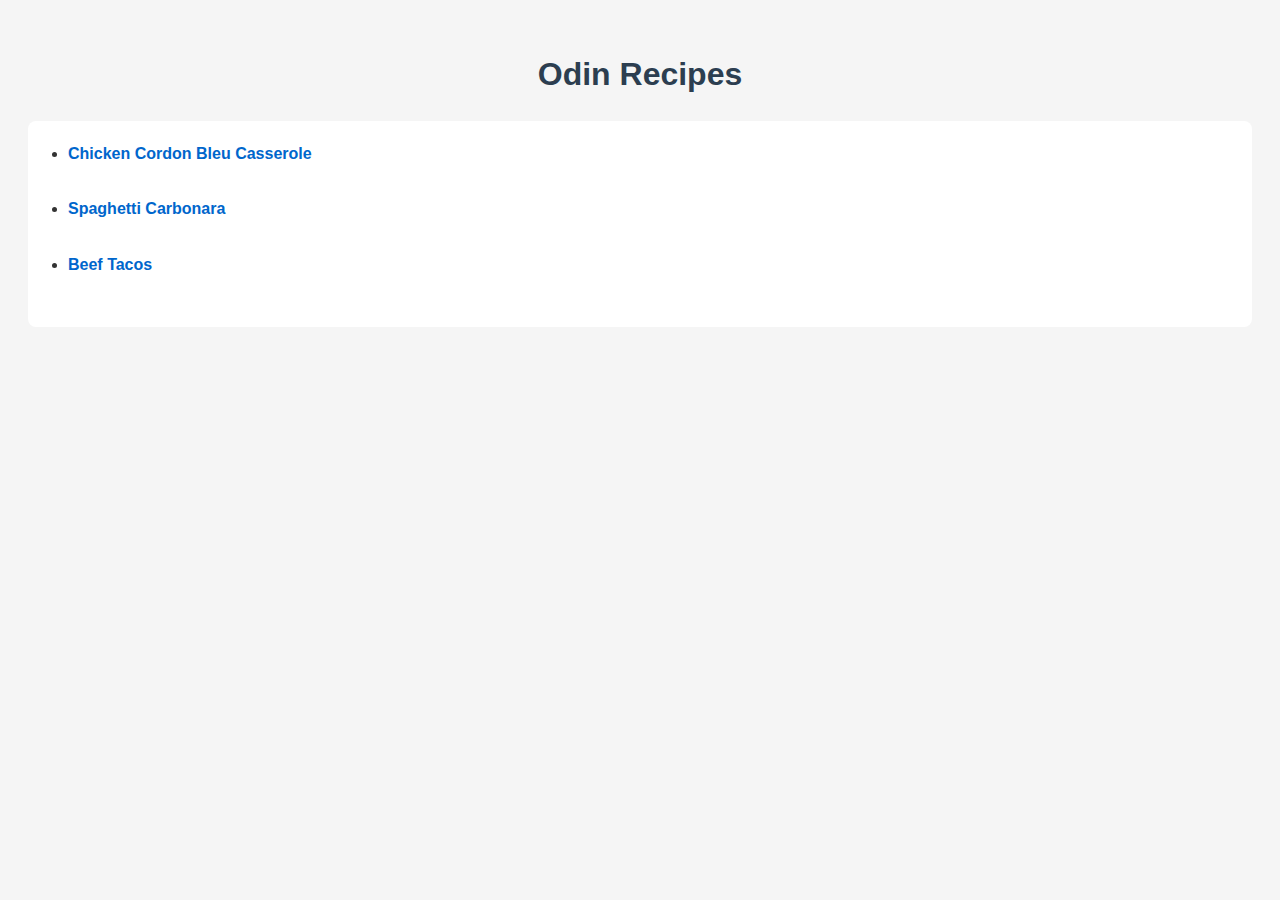
<file: index.html>
<!DOCTYPE html>
<html lang="en">
<head>
    <meta charset="UTF-8">
    <meta name="viewport" content="width=device-width, initial-scale=1.0">
    <title>OdinRecipes</title>
    <link rel="stylesheet" href="style.css">
</head>
<body>
    <h1>Odin Recipes</h1>
    <ul>
        <li><a href="./recipes/chicken.html">Chicken Cordon Bleu Casserole</a></li>
        <li><a href="./recipes/spaghetti.html"> Spaghetti Carbonara</a></li>
        <li><a href="./recipes/BeefTacos.html"> Beef Tacos</a></li>
    </ul>
    
</body>
</html>
</file>
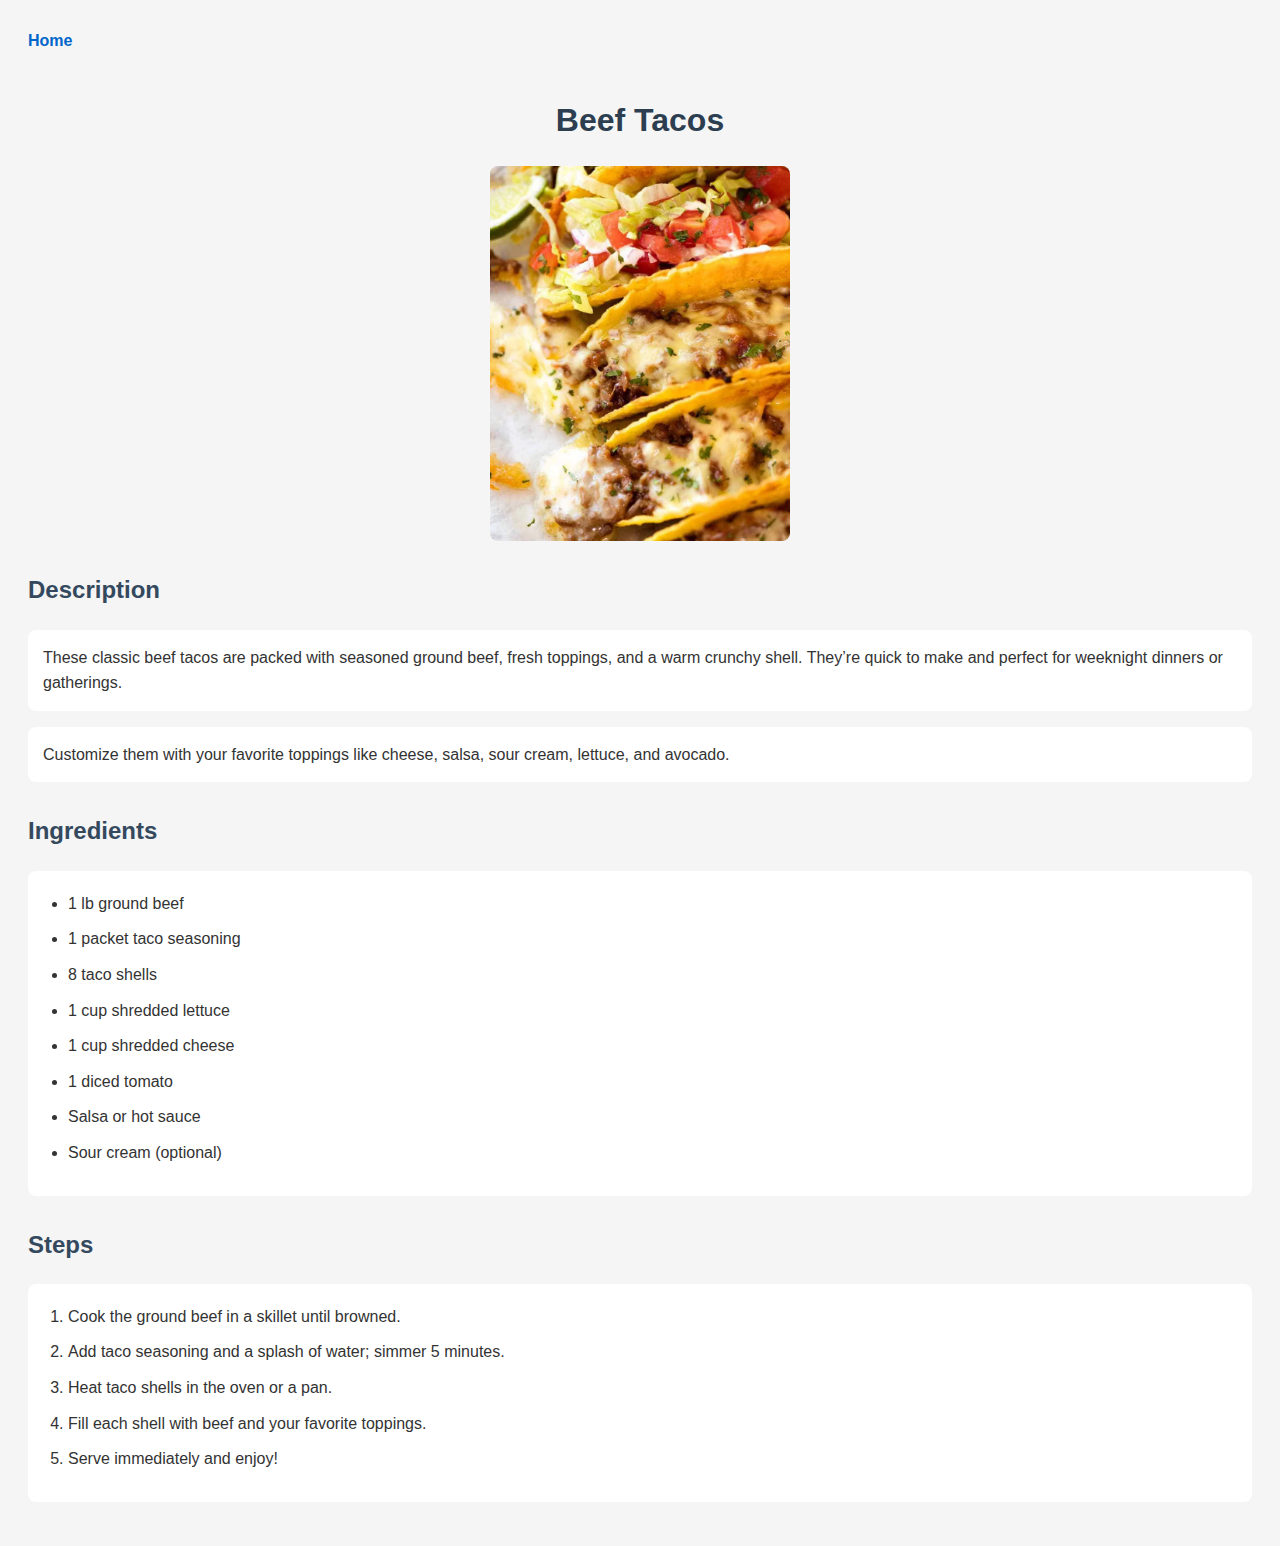
<file: recipes/BeefTacos.html>
<!DOCTYPE html>
<html lang="en">
<head>
    <meta charset="UTF-8">
    <meta name="viewport" content="width=device-width, initial-scale=1.0">
    <title>Beef Tacos</title>
    <link rel="stylesheet" href="../style.css">
</head>
<body>
    <a href="../index.html">Home</a>
    <h1>Beef Tacos</h1>
    <img src="../images/Beef-tacos.jpg" alt="Beef-tacos" width="300">
    <h2>Description</h2>
    <p>
        These classic beef tacos are packed with seasoned ground beef,
        fresh toppings, and a warm crunchy shell. They’re quick to make
        and perfect for weeknight dinners or gatherings.
    </p>
    <p>
        Customize them with your favorite toppings like cheese, salsa,
        sour cream, lettuce, and avocado.
    </p>

    <h2>Ingredients</h2>
    <ul>
        <li>1 lb ground beef</li>
        <li>1 packet taco seasoning</li>
        <li>8 taco shells</li>
        <li>1 cup shredded lettuce</li>
        <li>1 cup shredded cheese</li>
        <li>1 diced tomato</li>
        <li>Salsa or hot sauce</li>
        <li>Sour cream (optional)</li>
    </ul>

    <h2>Steps</h2>
    <ol>
        <li>Cook the ground beef in a skillet until browned.</li>
        <li>Add taco seasoning and a splash of water; simmer 5 minutes.</li>
        <li>Heat taco shells in the oven or a pan.</li>
        <li>Fill each shell with beef and your favorite toppings.</li>
        <li>Serve immediately and enjoy!</li>
    </ol>
</body>
</html>
</file>
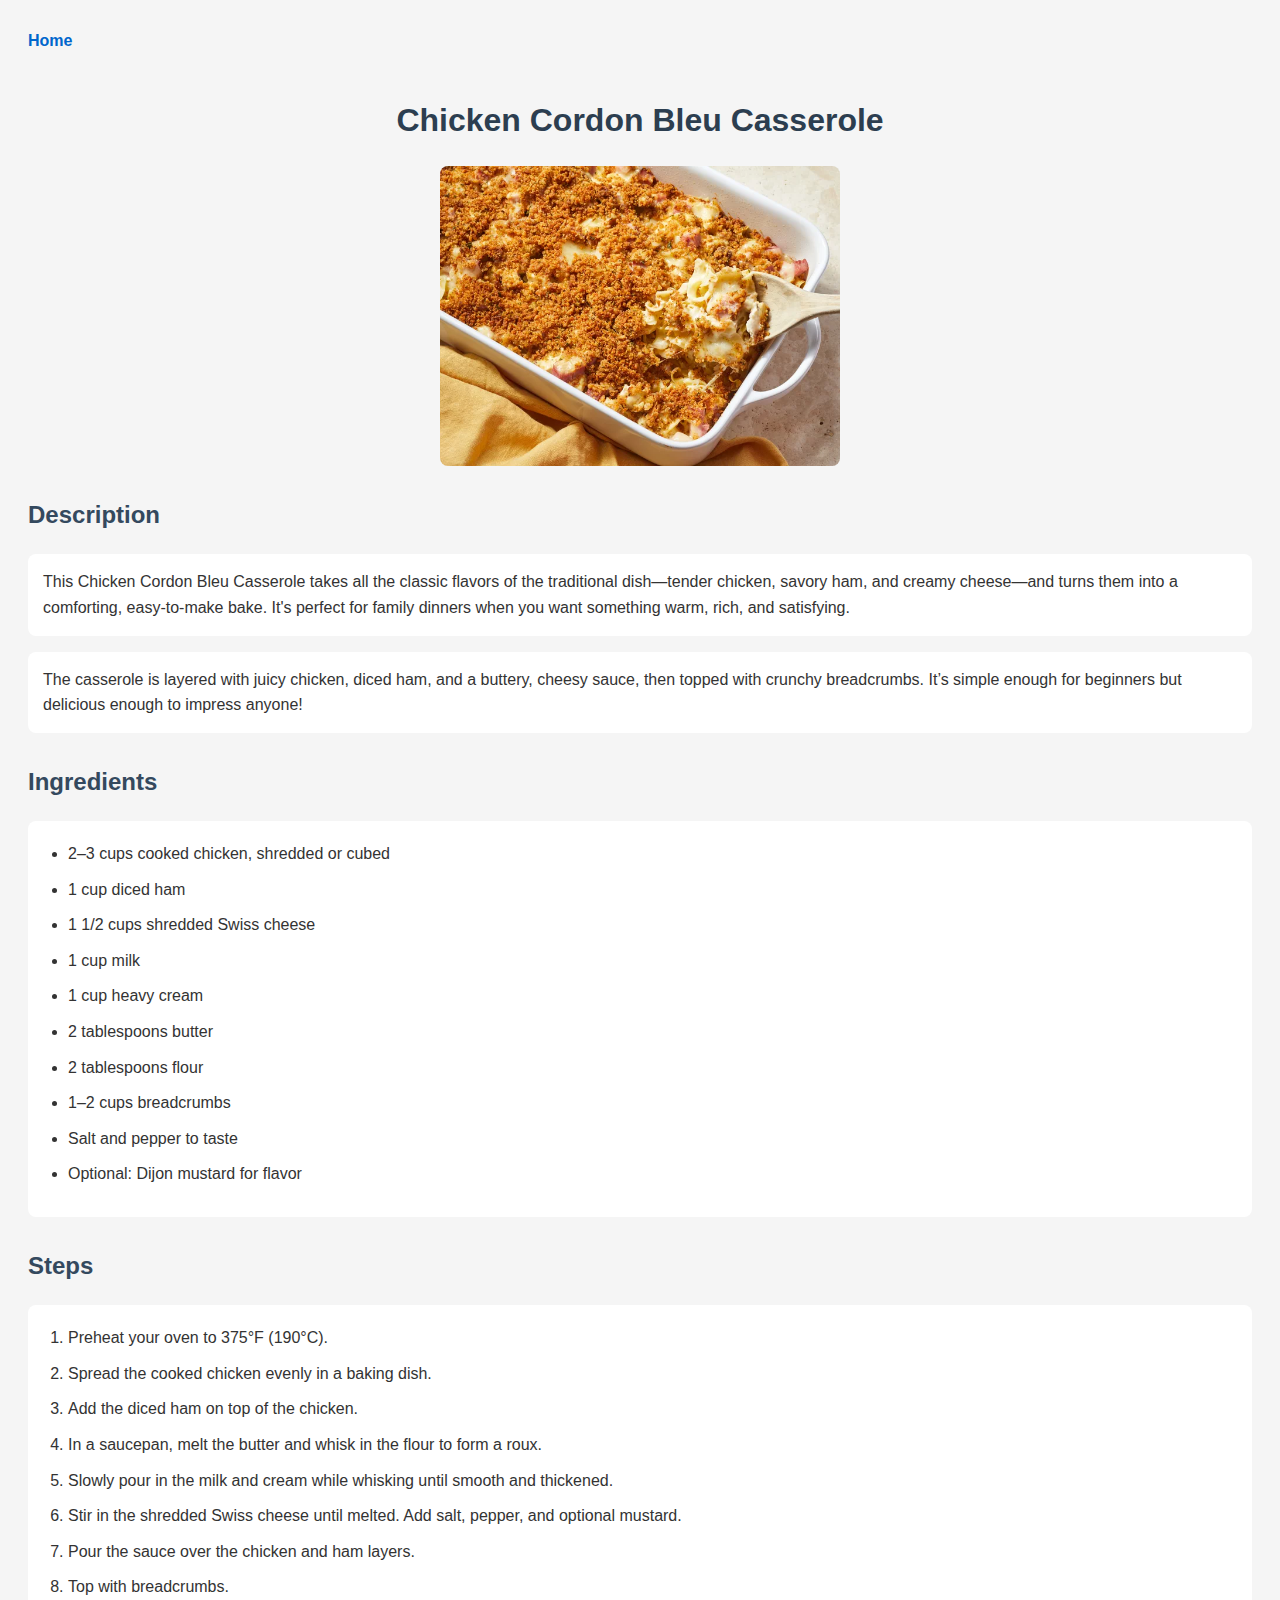
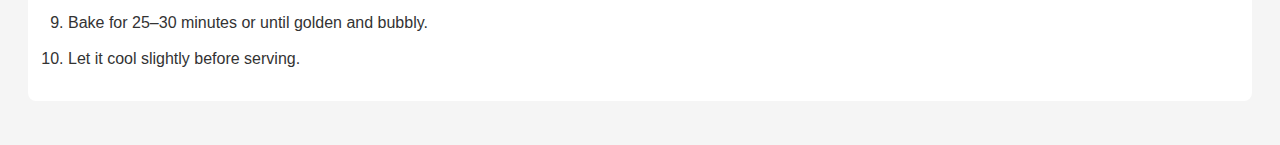
<file: recipes/chicken.html>
<!DOCTYPE html>
<html lang="en">
<head>
    <meta charset="UTF-8">
    <meta name="viewport" content="width=device-width, initial-scale=1.0">
    <title>Chicken Cordon Bleu Casserole</title>
    <link rel="stylesheet" href="../style.css">
</head>
<body>
    <a href="../index.html">Home</a>

    <h1>Chicken Cordon Bleu Casserole</h1>
    <img src="../images/chicken.jpg.webp" alt="delicious Chicken Cordon Bleu Casserole" width="400">
    <h2>Description</h2>
    <p>
        This Chicken Cordon Bleu Casserole takes all the classic flavors of the 
        traditional dish—tender chicken, savory ham, and creamy cheese—and turns 
        them into a comforting, easy-to-make bake. It's perfect for family dinners 
        when you want something warm, rich, and satisfying.
    </p>
    <p>
        The casserole is layered with juicy chicken, diced ham, and a buttery, cheesy 
        sauce, then topped with crunchy breadcrumbs. It’s simple enough for beginners 
        but delicious enough to impress anyone!
    </p>
    <h2>Ingredients</h2>
    <ul>
        <li>2–3 cups cooked chicken, shredded or cubed</li>
        <li>1 cup diced ham</li>
        <li>1 1/2 cups shredded Swiss cheese</li>
        <li>1 cup milk</li>
        <li>1 cup heavy cream</li>
        <li>2 tablespoons butter</li>
        <li>2 tablespoons flour</li>
        <li>1–2 cups breadcrumbs</li>
        <li>Salt and pepper to taste</li>
        <li>Optional: Dijon mustard for flavor</li>
    </ul>
    <h2>Steps</h2>
    <ol>
        <li>Preheat your oven to 375°F (190°C).</li>
        <li>Spread the cooked chicken evenly in a baking dish.</li>
        <li>Add the diced ham on top of the chicken.</li>
        <li>In a saucepan, melt the butter and whisk in the flour to form a roux.</li>
        <li>Slowly pour in the milk and cream while whisking until smooth and thickened.</li>
        <li>Stir in the shredded Swiss cheese until melted. Add salt, pepper, and optional mustard.</li>
        <li>Pour the sauce over the chicken and ham layers.</li>
        <li>Top with breadcrumbs.</li>
        <li>Bake for 25–30 minutes or until golden and bubbly.</li>
        <li>Let it cool slightly before serving.</li>
    </ol>
</body>
</html>
</file>
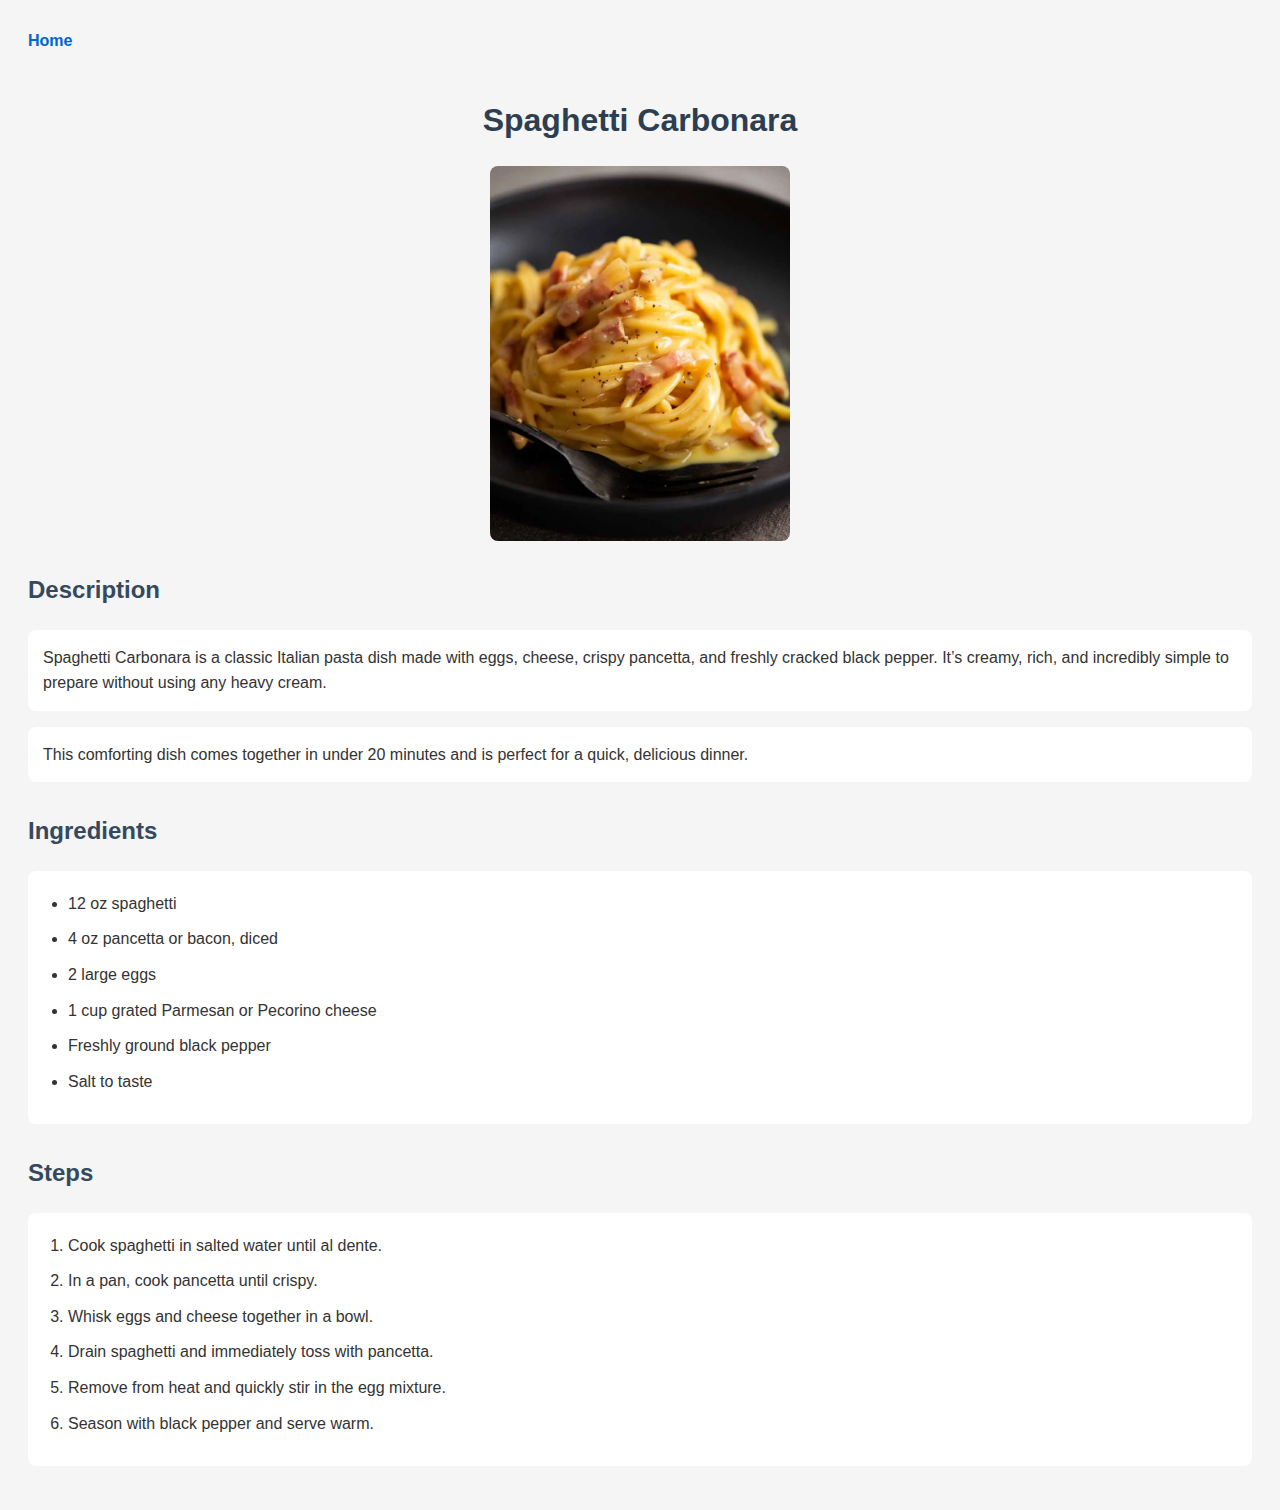
<file: recipes/spaghetti.html>
<!DOCTYPE html>
<html lang="en">
<head>
    <meta charset="UTF-8">
    <meta name="viewport" content="width=device-width, initial-scale=1.0">
    <title>Spaghetti Carbonara</title>
    <link rel="stylesheet" href="../style.css">
</head>
<body>
    <a href="../index.html">Home</a>
    <h1>Spaghetti Carbonara</h1>
    <img src="../images/Carbonara.jpg" alt="Spaghetti Carbonara" width="300">
    <h2>Description</h2>
    <p>
        Spaghetti Carbonara is a classic Italian pasta dish made with eggs,
        cheese, crispy pancetta, and freshly cracked black pepper. It’s creamy,
        rich, and incredibly simple to prepare without using any heavy cream.
    </p>
    <p>
        This comforting dish comes together in under 20 minutes and is perfect
        for a quick, delicious dinner.
    </p>

    <h2>Ingredients</h2>
    <ul>
        <li>12 oz spaghetti</li>
        <li>4 oz pancetta or bacon, diced</li>
        <li>2 large eggs</li>
        <li>1 cup grated Parmesan or Pecorino cheese</li>
        <li>Freshly ground black pepper</li>
        <li>Salt to taste</li>
    </ul>

    <h2>Steps</h2>
    <ol>
        <li>Cook spaghetti in salted water until al dente.</li>
        <li>In a pan, cook pancetta until crispy.</li>
        <li>Whisk eggs and cheese together in a bowl.</li>
        <li>Drain spaghetti and immediately toss with pancetta.</li>
        <li>Remove from heat and quickly stir in the egg mixture.</li>
        <li>Season with black pepper and serve warm.</li>
    </ol>
</body>
</html>
</file>
<file: style.css>
body {
    font-family: Arial, Helvetica, sans-serif;
    background-color: #f5f5f5;
    color: #333;
    line-height: 1.6;
    padding: 20px;
}
h1 {
    color: #2c3e50;
    text-align: center;
    margin-bottom: 20px;
}
h2{
    color: #34495e;
    margin-top: 30px;
}
img {
    display: block;
    margin: 20px auto;
    border-radius: 8px;
}
ul, ol {
    background-color: #ffffff;
    padding: 20px 40px;
    border-radius: 8px;
}
li {
    margin-bottom: 10px;
}
p{
    background-color: #ffffff;
    padding: 15px;
    border-radius: 8px;
}
a {
    color: #0066cc;
    text-decoration: none;
    font-weight: bold;
}
a:hover{
    text-decoration: underline;
}
a:first-of-type {
    display: inline-block;
    margin-bottom: 20px;
}
</file>
